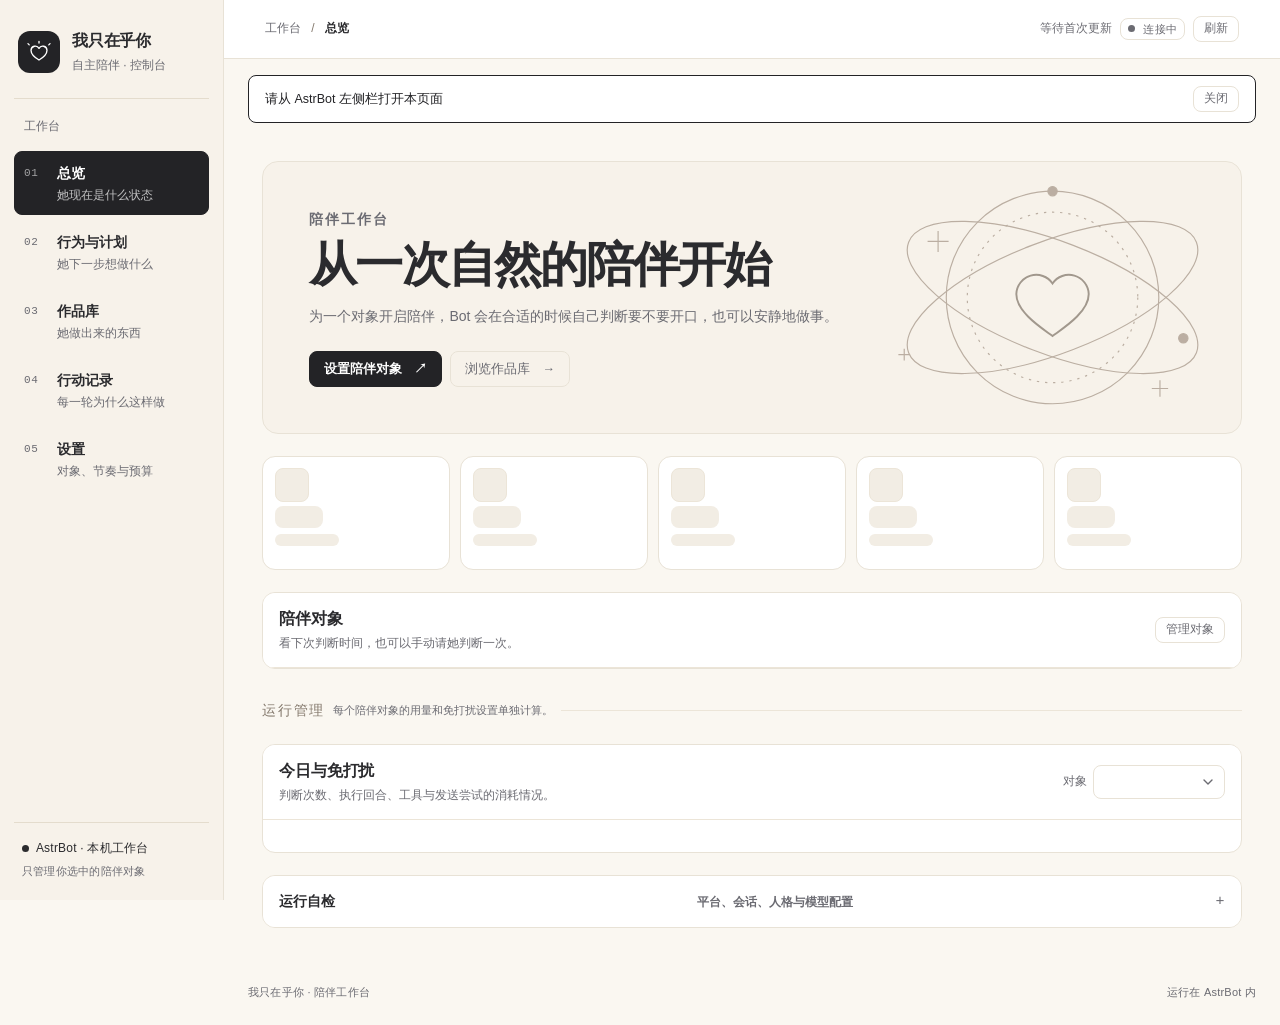
<file: pages/我只在乎你/index.html>
<!doctype html>
<html lang="zh-CN">
<head>
  <meta charset="UTF-8">
  <meta name="viewport" content="width=device-width, initial-scale=1">
  <title>我只在乎你</title>
  <link rel="stylesheet" href="./style.css">
  <link rel="stylesheet" href="./studio.css">
  <link rel="stylesheet" href="./works-ui.css">
  <link rel="stylesheet" href="./settings-ui.css">
  <script src="./common.js" defer></script>
  <script src="./dialogs.js" defer></script>
  <script src="./gallery.js" defer></script>
  <script src="./plans.js" defer></script>
  <script src="./library.js" defer></script>
  <script src="./app.js" defer></script>
</head>
<body>
  <div class="app">
    <aside class="rail">
      <div class="brand">
        <span class="brand-mark" aria-hidden="true"><svg viewBox="0 0 36 36" fill="none"><path d="M18 27s-9-5.4-9-11a4.8 4.8 0 0 1 9-2.1 4.8 4.8 0 0 1 9 2.1c0 5.6-9 11-9 11Z" stroke="currentColor" stroke-width="1.5" stroke-linejoin="round"/><path d="M18 6v2m11 2 1.4-1.4M7 10 5.6 8.6" stroke="currentColor" stroke-width="1.5" stroke-linecap="round"/></svg></span>
        <div>
          <h1>我只在乎你</h1>
          <p>自主陪伴 · 控制台</p>
        </div>
      </div>

      <p class="rail-label">工作台</p>
      <nav class="tabs" role="tablist" aria-label="工作台页面">
        <button class="tab active" id="nav-overview" data-tab="overview" role="tab" aria-controls="overview" aria-selected="true" tabindex="0" type="button">
          <span class="tab-index">01</span>
          <span class="tab-body">
            <span class="tab-label">总览</span>
            <span class="tab-hint">她现在是什么状态</span>
          </span>
        </button>
        <button class="tab" id="nav-plans" data-tab="plans" role="tab" aria-controls="plans" aria-selected="false" tabindex="-1" type="button">
          <span class="tab-index">02</span>
          <span class="tab-body">
            <span class="tab-label">行为与计划</span>
            <span class="tab-hint">她下一步想做什么</span>
          </span>
        </button>
        <button class="tab" id="nav-works" data-tab="works" role="tab" aria-controls="works" aria-selected="false" tabindex="-1" type="button">
          <span class="tab-index">03</span>
          <span class="tab-body">
            <span class="tab-label">作品库</span>
            <span class="tab-hint">她做出来的东西</span>
          </span>
        </button>
        <button class="tab" id="nav-activity" data-tab="activity" role="tab" aria-controls="activity" aria-selected="false" tabindex="-1" type="button">
          <span class="tab-index">04</span>
          <span class="tab-body">
            <span class="tab-label">行动记录</span>
            <span class="tab-hint">每一轮为什么这样做</span>
          </span>
        </button>
        <button class="tab" id="nav-settings" data-tab="settings" role="tab" aria-controls="settings" aria-selected="false" tabindex="-1" type="button">
          <span class="tab-index">05</span>
          <span class="tab-body">
            <span class="tab-label">设置</span>
            <span class="tab-hint">对象、节奏与预算</span>
          </span>
        </button>
      </nav>

      <div class="rail-foot">
        <span class="workspace-label"><i></i> AstrBot · 本机工作台</span>
        <span>只管理你选中的陪伴对象</span>
      </div>
    </aside>

    <div class="shell">
      <header class="topbar">
        <div class="topbar-meta"><span class="crumb-root">工作台</span><span class="crumb-divider" aria-hidden="true">/</span><b id="current-view">总览</b></div>
        <div class="topbar-actions">
          <span id="updated" class="update-time">等待首次更新</span>
          <span id="live" class="pill" role="status">连接中</span>
          <button id="refresh" class="btn-ghost btn-small" type="button">刷新</button>
        </div>
      </header>

      <div id="notice" class="notice" hidden>
        <span id="notice-text" role="status"></span>
        <button id="notice-close" class="btn-ghost btn-small" type="button">关闭</button>
      </div>

      <main>
        <section id="overview" class="view" role="tabpanel" aria-labelledby="nav-overview">
          <section class="welcome" aria-labelledby="overview-title">
            <div class="welcome-copy">
              <span class="eyebrow">陪伴工作台</span>
              <h2 id="overview-title">从一次自然的陪伴开始</h2>
              <p class="lead" id="welcome-description">为一个对象开启陪伴，Bot 会在合适的时候自己判断要不要开口，也可以安静地做事。</p>
              <div class="welcome-actions">
                <button id="welcome-action" type="button" class="btn-primary" data-jump="settings">设置陪伴对象 <span aria-hidden="true">↗</span></button>
                <button type="button" class="btn-ghost" data-jump="works">浏览作品库 <span aria-hidden="true">→</span></button>
              </div>
            </div>
            <svg class="welcome-art" viewBox="0 0 350 220" fill="none" aria-hidden="true" focusable="false">
              <circle cx="202" cy="110" r="91"/><circle cx="202" cy="110" r="73" stroke-dasharray="2 5"/>
              <ellipse cx="202" cy="110" rx="132" ry="48" transform="rotate(-21 202 110)"/>
              <ellipse cx="202" cy="110" rx="132" ry="48" transform="rotate(21 202 110)"/>
              <path d="M202 143c-8-6-31-20-31-36a17 17 0 0 1 31-9 17 17 0 0 1 31 9c0 16-23 30-31 36Z" class="welcome-heart"/>
              <circle cx="202" cy="19" r="4" class="welcome-point"/><circle cx="314" cy="145" r="4" class="welcome-point"/>
              <path d="M104 53v18m-9-9h18m181 119v14m-7-7h14M75 154v10m-5-5h10"/>
            </svg>
          </section>

          <ol id="first-steps" class="first-steps" aria-label="快速开始" hidden>
            <li><span>01</span><div><b>添加对象</b><p>在设置里填写要陪伴的 QQ 号。</p></div></li>
            <li><span>02</span><div><b>保存设置</b><p>平台未自动识别时，从下拉列表选一个。</p></div></li>
            <li><span>03</span><div><b>回到总览</b><p>查看下次判断；判断并不一定会发消息。</p></div></li>
          </ol>

          <div id="metrics" class="stats">
            <div class="stat"><span class="stat-icon skeleton" style="width:34px;height:34px"></span><div class="grow"><b class="skeleton" style="display:block;width:48px;height:22px"></b><span class="skeleton" style="display:block;width:64px;height:12px;margin-top:6px"></span></div></div>
            <div class="stat"><span class="stat-icon skeleton" style="width:34px;height:34px"></span><div class="grow"><b class="skeleton" style="display:block;width:48px;height:22px"></b><span class="skeleton" style="display:block;width:64px;height:12px;margin-top:6px"></span></div></div>
            <div class="stat"><span class="stat-icon skeleton" style="width:34px;height:34px"></span><div class="grow"><b class="skeleton" style="display:block;width:48px;height:22px"></b><span class="skeleton" style="display:block;width:64px;height:12px;margin-top:6px"></span></div></div>
            <div class="stat"><span class="stat-icon skeleton" style="width:34px;height:34px"></span><div class="grow"><b class="skeleton" style="display:block;width:48px;height:22px"></b><span class="skeleton" style="display:block;width:64px;height:12px;margin-top:6px"></span></div></div>
            <div class="stat"><span class="stat-icon skeleton" style="width:34px;height:34px"></span><div class="grow"><b class="skeleton" style="display:block;width:48px;height:22px"></b><span class="skeleton" style="display:block;width:64px;height:12px;margin-top:6px"></span></div></div>
          </div>

          <section id="overview-sessions" class="panel">
            <div class="panel-head">
              <div><h2>陪伴对象</h2><p class="hint">看下次判断时间，也可以手动请她判断一次。</p></div>
              <button id="open-settings" class="btn-ghost btn-small" type="button">管理对象</button>
            </div>
            <div id="sessions" class="list"></div>
          </section>

          <div class="group-head"><h3>运行管理</h3><p class="hint">每个陪伴对象的用量和免打扰设置单独计算。</p></div>
          <section class="panel">
            <div class="panel-head">
              <div><h2>今日与免打扰</h2><p class="hint">判断次数、执行回合、工具与发送尝试的消耗情况。</p></div>
              <label class="inline-field">对象<select id="overview-target"></select></label>
            </div>
            <div id="usage" class="panel-body stack"></div>
          </section>

          <details class="panel">
            <summary><span>运行自检</span><span class="hint">平台、会话、人格与模型配置</span></summary>
            <div class="panel-body stack">
              <p class="hint">只做只读检查，不发起模型请求，也不会发消息。</p>
              <div class="actions"><button id="diagnose" type="button">开始自检</button></div>
              <div id="diagnostics-result" class="stack"></div>
            </div>
          </details>
        </section>

        <section id="plans" class="view" role="tabpanel" aria-labelledby="nav-plans" hidden>
          <div class="view-head">
            <div>
              <span class="eyebrow">02 / 行为</span>
              <h2>行为与计划</h2>
              <p class="lead">查看陪伴对象的约定、持续项目和后台任务。不同类型的事项分开管理。</p>
            </div>
            <label class="inline-field">对象<select id="plans-target"></select></label>
          </div>
          <div id="plans-content" class="stack"></div>
        </section>

        <section id="works" class="view" role="tabpanel" aria-labelledby="nav-works" hidden>
          <div class="view-head">
            <div>
              <span class="eyebrow">03 / 成果</span>
              <h2>作品库</h2>
              <p class="lead">查看保存的正文、图片和音视频。想分享时，先加入成果箱，再决定是否发送。</p>
            </div>
            <label class="inline-field">对象<select id="works-target"></select></label>
          </div>
          <div id="work-filters" class="toolbar"></div>
          <div id="works-content" class="stack"></div>
        </section>

        <section id="activity" class="view" role="tabpanel" aria-labelledby="nav-activity" hidden>
          <div class="view-head">
            <div>
              <span class="eyebrow">04 / 追踪</span>
              <h2>行动记录</h2>
              <p class="lead">回看什么触发了这一轮、做了什么，以及为什么没有发消息。</p>
            </div>
            <label class="inline-field">对象<select id="activity-target"></select></label>
          </div>
          <div id="activity-content" class="stack"></div>
        </section>

        <section id="settings" class="view" role="tabpanel" aria-labelledby="nav-settings" hidden>
          <div class="view-head">
            <div>
              <span class="eyebrow">05 / 配置</span>
              <h2>设置</h2>
              <p class="lead">先添加陪伴对象。节奏、额度等设置可以之后再调。</p>
            </div>
          </div>
          <form id="config-form"><div id="config-fields"><p class="empty">正在读取设置…</p></div></form>
        </section>
      </main>

      <footer>
        <span>我只在乎你 · 陪伴工作台</span>
        <span>运行在 AstrBot 内</span>
      </footer>
    </div>
  </div>
</body>
</html>
</file>
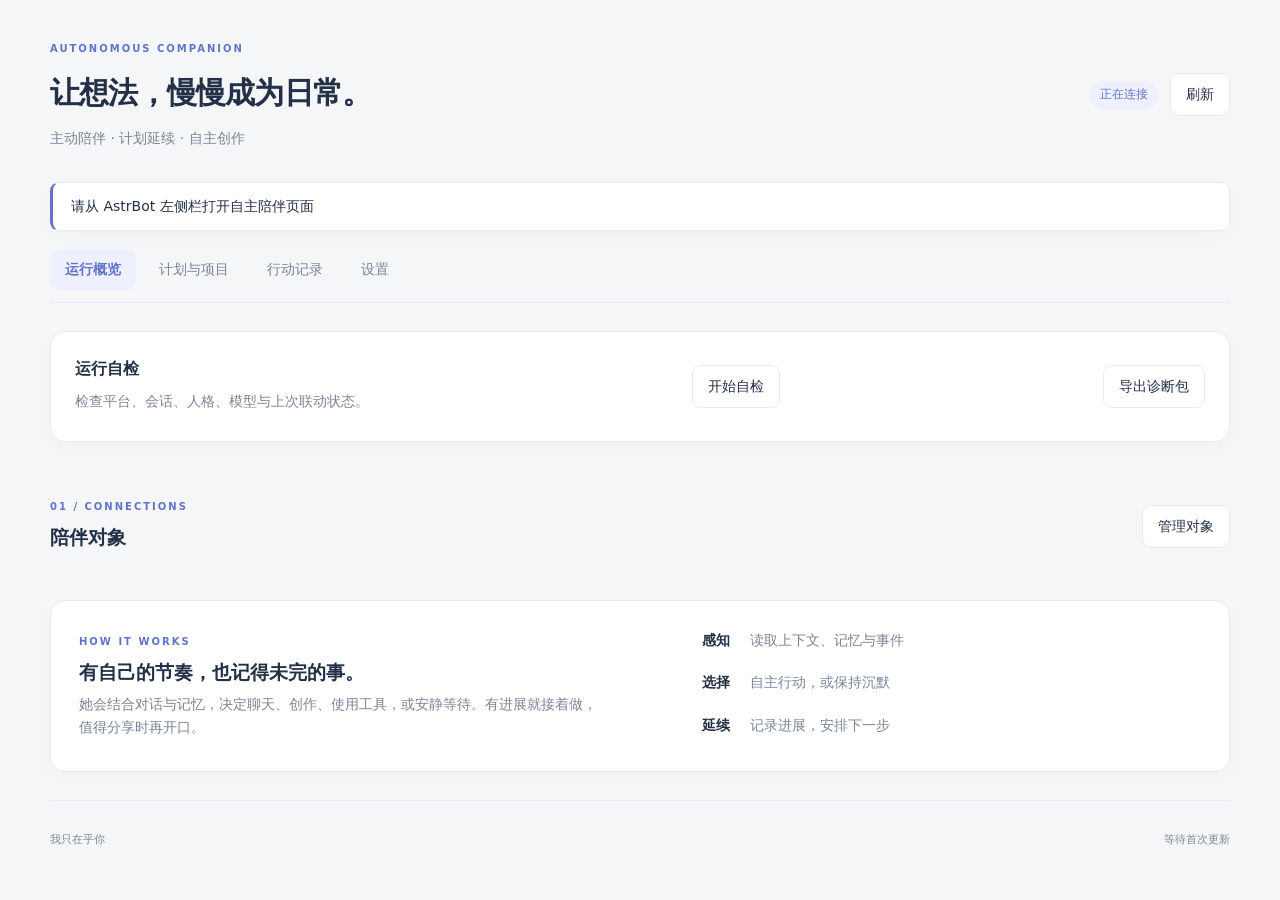
<file: pages/pages/我只在乎你/index.html>
<!doctype html>
<html lang="zh-CN">
<head>
  <meta charset="UTF-8">
  <meta name="viewport" content="width=device-width, initial-scale=1">
  <title>我只在乎你</title>
  <link rel="stylesheet" href="./style.css">
  <script src="./dialogs.js" defer></script>
  <script src="./daily-ui.js" defer></script>
  <script src="./app.js" defer></script>
</head>
<body>
  <main class="shell">
    <header class="header">
      <div><span class="eyebrow">AUTONOMOUS COMPANION</span><h1>让想法，慢慢成为日常。</h1><p>主动陪伴 · 计划延续 · 自主创作</p></div>
      <div class="header-actions"><span id="live" class="badge">正在连接</span><button id="refresh" type="button">刷新</button></div>
    </header>
    <div id="notice" role="status" aria-live="polite" hidden></div>
    <nav aria-label="页面导航"><button class="tab active" data-tab="overview">运行概览</button><button class="tab" data-tab="workspace">计划与项目</button><button class="tab" data-tab="activity">行动记录</button><button class="tab" data-tab="settings">设置</button></nav>
    <section id="overview" class="view">
      <article class="card plan"><div class="row"><div><h3>运行自检</h3><p>检查平台、会话、人格、模型与上次联动状态。</p></div><button id="diagnose">开始自检</button> <button id="export-diagnostics">导出诊断包</button></div><div id="diagnostics-result"></div></article>
      <div id="metrics" class="metrics"></div>
      <div class="section-heading"><div><span class="eyebrow">01 / CONNECTIONS</span><h2>陪伴对象</h2></div><button id="open-settings">管理对象</button></div>
      <div id="sessions" class="session-grid"></div>
      <article class="intro card"><div><span class="eyebrow">HOW IT WORKS</span><h2>有自己的节奏，也记得未完的事。</h2><p>她会结合对话与记忆，决定聊天、创作、使用工具，或安静等待。有进展就接着做，值得分享时再开口。</p></div><ol><li><b>感知</b><span>读取上下文、记忆与事件</span></li><li><b>选择</b><span>自主行动，或保持沉默</span></li><li><b>延续</b><span>记录进展，安排下一步</span></li></ol></article>
    </section>
    <section id="workspace" class="view" hidden>
      <div class="section-heading"><div><span class="eyebrow">02 / WORKSPACE</span><h2>把未完成的想法留在这里</h2></div><label>对象 <select id="workspace-target" aria-label="计划对象"></select></label></div>
      <div id="workspace-content"></div>
    </section>
    <section id="activity" class="view" hidden>
      <div class="section-heading"><div><span class="eyebrow">03 / ACTIVITY</span><h2>最近发生的事</h2></div><label>对象 <select id="activity-target" aria-label="记录对象"></select></label></div>
      <div id="activity-content"></div>
    </section>
    <section id="settings" class="view" hidden>
      <div class="section-heading"><div><span class="eyebrow">04 / SETTINGS</span><h2>按你的习惯，调整陪伴节奏</h2><p>填写对象 QQ 号并保存，即持续运行。</p></div><button id="save-settings" class="primary" form="config-form" type="submit">保存设置</button></div>
      <form id="config-form"><div id="config-fields"></div></form>
    </section>
    <footer><span>我只在乎你</span><span id="updated">等待首次更新</span></footer>
  </main>
</body>
</html>
</file>
<file: pages/我只在乎你/style.css>
/* ============================================================
   我只在乎你 · 界面样式
   主题：暖米白纸感 + 墨黑点缀
   约束：不做大面积深色底、不用渐变、不用彩色强调色、
        不用阴影（层次全靠 1px 边框）、圆角统一 8px、
        间距只用 4 / 8 / 16 / 24 / 32 五档。
   气质：留白优先、hairline 分隔、数字用等宽数字、标题收紧字距。
   ============================================================ */
:root {
  --bg: #faf7f1;
  --surface: #ffffff;
  --elevated: #f2ede4;
  --border: #e8e2d6;
  --text: #2b2b2e;
  --text-muted: #6b6b72;
  --accent: #a7988a;
  --accent-ink: #857a6e;  /* 同一强调色的加深版，只用于小字号文字，保证可读性 */
  --ink: #232326;

  --radius: 8px;
  --s1: 8px;
  --s2: 16px;
  --s3: 24px;
  --s4: 32px;

  --accent-soft: #f7f2ea;
  --ink-hover: #35353a;
  --hairline: #ece5d8;
  --placeholder: #a9a4a0;

  --fs-micro: 10.5px;
  --fs-small: 11.5px;
  --fs-body: 13px;
  --fs-title: 14.5px;
  --fs-num: 24px;
  --control-h: 32px;

  --font: -apple-system, BlinkMacSystemFont, "Segoe UI", "PingFang SC", "Hiragino Sans GB", "Microsoft YaHei", sans-serif;
  --mono: ui-monospace, SFMono-Regular, Menlo, Consolas, "Liberation Mono", monospace;
}

* { box-sizing: border-box; }

html, body { margin: 0; padding: 0; }

body {
  background: var(--bg);
  color: var(--text);
  font: var(--fs-body)/1.65 var(--font);
  font-kerning: normal;
  -webkit-font-smoothing: antialiased;
  text-rendering: optimizeLegibility;
}

h1, h2, h3 { margin: 0; font-weight: 600; letter-spacing: -0.012em; text-wrap: balance; }
h1 { font-size: 16px; }
h2 { font-size: var(--fs-title); }
h3 { font-size: var(--fs-small); }
p { margin: 0; text-wrap: pretty; }
b, strong { font-weight: 600; }
a { color: var(--text); text-decoration: underline; text-underline-offset: 3px; text-decoration-thickness: 1px; }
::selection { background: #efe6d6; color: var(--text); }

*:focus-visible {
  outline: 2px solid var(--accent);
  outline-offset: 2px;
}

::-webkit-scrollbar { width: 8px; height: 8px; }
::-webkit-scrollbar-track { background: transparent; }
::-webkit-scrollbar-thumb { background: #ddd6c8; border-radius: var(--radius); }
::-webkit-scrollbar-thumb:hover { background: #cbc3b2; }

/* ---------- 外壳：左侧导航（浅米）+ 主区（米白） ---------- */
.app {
  display: grid;
  grid-template-columns: 248px minmax(0, 1fr);
  min-height: 100vh;
}

.rail {
  position: sticky;
  top: 0;
  align-self: start;
  height: 100vh;
  display: flex;
  flex-direction: column;
  gap: var(--s3);
  padding: var(--s3) var(--s2) var(--s2);
  background: var(--elevated);
  border-right: 1px solid var(--border);
}

.brand {
  display: flex;
  align-items: center;
  gap: 10px;
  padding: 0 var(--s1) var(--s2);
  border-bottom: 1px solid #e4dccd;
}

.brand-mark {
  width: 30px; height: 30px;
  display: grid; place-items: center;
  border-radius: var(--radius);
  background: var(--ink);
  color: #ffffff;
  font-size: 13px; font-weight: 600;
  letter-spacing: 0;
}

.brand h1 { font-size: 14.5px; color: var(--text); }
.brand p { margin-top: 2px; color: var(--text-muted); font-size: var(--fs-small); }

/* 导航：每项自带一句说明；选中项＝实心墨黑 */
.tabs { display: flex; flex-direction: column; gap: 2px; }

.tab {
  display: grid;
  grid-template-columns: 20px minmax(0, 1fr);
  align-items: start;
  gap: 10px;
  width: 100%;
  /* 导航是两行文字，高度必须自己撑开，不能套用按钮的统一高度 */
  height: auto;
  padding: var(--s1) 10px;
  white-space: normal;
  border: 1px solid transparent;
  border-radius: var(--radius);
  background: transparent;
  color: var(--text);
  font: inherit;
  text-align: left;
  cursor: pointer;
  transition: background 0.12s ease, border-color 0.12s ease, color 0.12s ease;
}

.tab-index {
  font: 500 var(--fs-micro)/2 var(--mono);
  color: var(--text-muted);
  letter-spacing: 0.06em;
  font-variant-numeric: tabular-nums;
}

.tab-body { display: block; min-width: 0; }
.tab-label { display: block; font-size: var(--fs-body); font-weight: 600; color: var(--text); }
.tab-hint { display: block; margin-top: 1px; color: var(--text-muted); font-size: var(--fs-small); line-height: 1.5; }

.tab:hover { background: var(--surface); border-color: var(--border); }

.tab.active { background: var(--ink); border-color: var(--ink); }
.tab.active .tab-index { color: rgba(255, 255, 255, 0.58); }
.tab.active .tab-label { color: #ffffff; }
.tab.active .tab-hint { color: rgba(255, 255, 255, 0.72); }

.rail-foot {
  margin-top: auto;
  padding-top: var(--s2);
  border-top: 1px solid #e4dccd;
  display: flex;
  flex-direction: column;
  gap: 3px;
  color: var(--text-muted);
  font-size: var(--fs-micro);
  letter-spacing: 0.02em;
}

.shell { display: flex; flex-direction: column; min-height: 100vh; min-width: 0; }

.topbar {
  position: sticky;
  top: 0;
  z-index: 20;
  display: flex;
  align-items: center;
  justify-content: space-between;
  gap: var(--s2);
  height: 54px;
  padding: 0 var(--s3);
  background: var(--bg);
  border-bottom: 1px solid var(--border);
}

.topbar-meta {
  color: var(--text-muted);
  font-size: var(--fs-small);
  font-variant-numeric: tabular-nums;
  letter-spacing: 0.01em;
}
.topbar-actions { display: flex; align-items: center; gap: var(--s1); }

main { flex: 1; width: 100%; max-width: 1120px; margin-inline: auto; padding: var(--s4) var(--s3); }

footer {
  display: flex;
  align-items: center;
  justify-content: space-between;
  gap: var(--s1);
  padding: var(--s2) var(--s3) var(--s3);
  color: var(--text-muted);
  font-size: var(--fs-micro);
  letter-spacing: 0.02em;
}

/* ---------- 视图与分节 ----------
   节奏：节与节之间 24，标题到内容 16，宁可留白也不要挤。 */
.view { display: flex; flex-direction: column; gap: var(--s2); }
.view[hidden] { display: none; }

.view-head {
  display: flex;
  align-items: center;
  justify-content: space-between;
  gap: var(--s2);
  flex-wrap: wrap;
  padding-bottom: var(--s1);
  margin-bottom: var(--s1);
}

.view-head .eyebrow {
  display: block;
  margin-bottom: var(--s1);
  color: var(--accent-ink);
  font: 500 var(--fs-micro)/1 var(--mono);
  letter-spacing: 0.2em;
  text-transform: uppercase;
}

.view-head h2 { font-size: 24px; line-height: 1.25; letter-spacing: -0.022em; }
.view-head .lead { margin-top: var(--s1); max-width: 62ch; color: var(--text-muted); font-size: 12.5px; line-height: 1.7; }

.group-head {
  display: flex;
  align-items: center;
  flex-wrap: wrap;
  gap: var(--s1);
  margin-top: var(--s1);
}

.group-head::after {
  content: "";
  flex: 1 1 24px;
  min-width: 24px;
  height: 1px;
  background: var(--hairline);
}

.group-head:first-child { margin-top: 0; }
.group-head h3 {
  flex: none;
  color: var(--accent-ink);
  font: 500 var(--fs-micro)/1.6 var(--font);
  letter-spacing: 0.12em;
}
.group-head .hint { flex: none; font-size: var(--fs-micro); }

/* ---------- 面板：白卡 + hairline 分隔 ---------- */
.panel {
  background: var(--surface);
  border: 1px solid var(--border);
  border-radius: var(--radius);
  overflow: hidden;
}

.panel-head {
  display: flex;
  align-items: center;
  justify-content: space-between;
  gap: var(--s2);
  flex-wrap: wrap;
  padding: 14px var(--s2);
  border-bottom: 1px solid var(--hairline);
  background: var(--surface);
}

.panel-head h2 { font-size: var(--fs-title); }
.panel-head .hint { margin-top: 3px; max-width: 68ch; }
.panel-head > div { min-width: 0; }

.panel-body { padding: var(--s2); }

details.panel > summary {
  display: flex;
  align-items: center;
  justify-content: space-between;
  gap: var(--s2);
  padding: 14px var(--s2);
  cursor: pointer;
  font-weight: 600;
  font-size: var(--fs-body);
  color: var(--text);
  list-style: none;
  background: var(--surface);
}
details.panel > summary:hover { background: var(--accent-soft); }
details.panel > summary::-webkit-details-marker { display: none; }
details.panel > summary::after {
  content: "+";
  color: var(--text-muted);
  font: 500 15px/1 var(--mono);
}
details.panel[open] > summary::after { content: "–"; }
details.panel[open] > summary { border-bottom: 1px solid var(--hairline); }
/* 关着的时候内容不占位，也不许溢出来盖住下一块 */
details.panel:not([open]) > *:not(summary),
details.work:not([open]) > *:not(summary) { display: none; }

/* ---------- 布局工具 ---------- */
.stack { display: flex; flex-direction: column; gap: var(--s2); }
.stack.tight { gap: var(--s1); }
.row { display: flex; align-items: center; gap: var(--s1); flex-wrap: wrap; }
.grow { flex: 1; min-width: 0; }
.wrap { display: flex; flex-wrap: wrap; gap: var(--s1); }
.toolbar { display: flex; flex-wrap: wrap; gap: var(--s1); align-items: center; }

/* ---------- 指标卡 ---------- */
.stats {
  display: grid;
  grid-template-columns: repeat(auto-fit, minmax(176px, 1fr));
  gap: 12px;
}

.stat {
  display: flex;
  align-items: flex-start;
  gap: 12px;
  padding: 14px var(--s2);
  background: var(--surface);
  border: 1px solid var(--border);
  border-radius: var(--radius);
}

.stat-icon {
  flex: none;
  width: 30px; height: 30px;
  margin-top: -1px;
  display: grid; place-items: center;
  border-radius: var(--radius);
  background: var(--accent-soft);
  color: var(--accent-ink);
  border: 1px solid var(--hairline);
}

.icon {
  width: 18px; height: 18px;
  display: block;
  fill: none;
  stroke: currentColor;
  stroke-width: 1.5;
  stroke-linecap: round;
  stroke-linejoin: round;
}

.stat b {
  display: block;
  font-size: var(--fs-num);
  font-weight: 600;
  line-height: 1.15;
  letter-spacing: -0.03em;
  font-variant-numeric: tabular-nums;
  color: var(--text);
}

.stat span:not(.stat-icon) {
  display: block;
  margin-top: 2px;
  color: var(--text-muted);
  font-size: var(--fs-small);
  letter-spacing: 0.01em;
}

.stat[data-tone="accent"] .stat-icon { color: var(--accent-ink); }
.stat[data-tone="accent"] b { color: var(--accent-ink); }
.stat[data-tone="warn"] .stat-icon { color: var(--accent-ink); border-color: #ded3c4; }

/* ---------- 列表条目 ---------- */
.list { display: flex; flex-direction: column; }
.list > .item + .item { border-top: 1px solid var(--hairline); }

.item {
  display: flex;
  align-items: flex-start;
  justify-content: space-between;
  gap: var(--s2);
  padding: 14px var(--s2);
  transition: background 0.12s ease;
}
.item:hover { background: var(--accent-soft); }

.item-title {
  display: flex;
  align-items: center;
  flex-wrap: wrap;
  gap: 6px;
  font-size: var(--fs-body);
  font-weight: 600;
  color: var(--text);
}

.item-sub { margin-top: 4px; color: var(--text-muted); font-size: 12px; line-height: 1.65; }
.item-sub.error-text { color: var(--ink); font-weight: 600; }
.item-sub.mono, .mono { font-family: var(--mono); font-size: var(--fs-small); }
.item-sub.mono { color: var(--text-muted); }

/* 需要她留意的提示块：暖米底 + 强调色细边 */
.callout {
  margin-top: 0;
  padding: 14px var(--s2);
  border: 1px solid #ded3c4;
  border-radius: var(--radius);
  background: var(--accent-soft);
}

/* 键值行：标签一列、值一列，像表格但不是表格 */
.kv { display: grid; gap: var(--s1) var(--s2); }
.kv-item {
  display: grid;
  grid-template-columns: 92px minmax(0, 1fr);
  align-items: baseline;
  gap: var(--s1);
  min-width: 0;
  font-size: 12.5px;
}
.kv-item.wide { grid-template-columns: 92px minmax(0, 1fr); }
.kv-item > span { flex: none; }
.kv-item > b { color: var(--text); font-weight: 500; word-break: break-word; }

/* ---------- 标签 ---------- */
.pill {
  display: inline-flex;
  align-items: center;
  gap: 4px;
  padding: 1px 7px;
  border-radius: var(--radius);
  border: 1px solid var(--border);
  background: var(--surface);
  color: var(--text-muted);
  font-size: var(--fs-micro);
  font-weight: 500;
  line-height: 1.65;
  letter-spacing: 0.02em;
  white-space: nowrap;
  font-variant-numeric: tabular-nums;
}

.pill.accent { border-color: #ded3c4; background: var(--accent-soft); color: var(--accent-ink); }
.pill.ok { color: var(--text-muted); }
.pill.warn { border-color: #ded3c4; color: var(--accent-ink); }
.pill.bad { border-color: var(--ink); color: var(--ink); }

/* ---------- 按钮 ---------- */
button {
  font: inherit;
  font-size: 12.5px;
  font-weight: 500;
  font-weight: 500;
  display: inline-flex;
  align-items: center;
  justify-content: center;
  gap: 6px;
  height: var(--control-h);
  padding: 0 13px;
  border-radius: var(--radius);
  border: 1px solid var(--border);
  background: var(--surface);
  color: var(--text);
  cursor: pointer;
  white-space: nowrap;
  transition: background 0.12s ease, border-color 0.12s ease, color 0.12s ease, opacity 0.12s ease;
}

button:hover { border-color: #cfc6b6; background: var(--elevated); }
button:active { transform: translateY(1px); }
button:disabled { opacity: 0.42; cursor: not-allowed; }
button:disabled:hover { background: var(--surface); border-color: var(--border); }

.btn-primary { background: var(--ink); border-color: var(--ink); color: #ffffff; font-weight: 600; }
.btn-primary:hover { background: var(--ink-hover); border-color: var(--ink-hover); }

.btn-ghost { background: transparent; border-color: var(--border); color: var(--text-muted); }
.btn-ghost:hover { background: var(--surface); border-color: #cfc6b6; color: var(--text); }

.btn-small { height: 26px; padding: 0 10px; font-size: var(--fs-small); }

.btn-danger { background: var(--surface); border-color: var(--border); color: var(--text-muted); }
.btn-danger:hover { border-color: var(--accent); color: var(--accent-ink); background: var(--accent-soft); }

.actions { display: flex; align-items: center; flex-wrap: wrap; gap: var(--s1); }

/* ---------- 提示与空态 ---------- */
.hint { color: var(--text-muted); font-size: var(--fs-small); line-height: 1.7; }
.hint[data-tone="bad"] { color: var(--ink); }

.empty {
  padding: var(--s3);
  color: var(--text-muted);
  font-size: 12.5px;
  line-height: 1.7;
  text-align: center;
  border: 1px dashed var(--border);
  border-radius: var(--radius);
  background: var(--elevated);
}

/* ---------- 表单 ---------- */
.field-grid {
  display: grid;
  grid-template-columns: repeat(auto-fit, minmax(248px, 1fr));
  gap: 14px var(--s2);
  padding: var(--s2);
}

.field { display: flex; flex-direction: column; gap: 6px; }
.field > span, .field > label { color: var(--text-muted); font-size: 12px; letter-spacing: 0.01em; }
.field.wide { grid-column: 1 / -1; }
.field code { color: var(--accent-ink); font: 11px var(--mono); }

input, select, textarea {
  width: 100%;
  padding: 7px 11px;
  border-radius: var(--radius);
  border: 1px solid var(--border);
  background: var(--surface);
  color: var(--text);
  font: inherit;
  font-size: 12.5px;
  transition: border-color 0.12s ease, background 0.12s ease;
}
input, select { height: 34px; }
select { padding-right: 28px; }
input:hover, select:hover, textarea:hover { border-color: #cfc6b6; }
input::placeholder, textarea::placeholder { color: var(--placeholder); }
input:focus, select:focus, textarea:focus { border-color: var(--accent); outline: none; }
textarea { min-height: 96px; resize: vertical; line-height: 1.65; padding: 9px 11px; }
select {
  appearance: none;
  background-image: url("data:image/svg+xml;charset=utf-8,%3Csvg xmlns='http://www.w3.org/2000/svg' viewBox='0 0 10 6'%3E%3Cpath d='M1 1l4 4 4-4' fill='none' stroke='%236b6b72' stroke-width='1.4' stroke-linecap='round' stroke-linejoin='round'/%3E%3C/svg%3E");
  background-repeat: no-repeat;
  background-position: right 11px center;
  background-size: 10px 6px;
}

.check {
  display: grid;
  grid-template-columns: 15px minmax(0, 1fr);
  align-items: start;
  gap: 2px var(--s1);
}
.check > span { display: block; min-width: 0; }
.check > span:first-of-type { font-size: 12.5px; color: var(--text); }
.check .hint { grid-column: 2; }
.check input[type="checkbox"] {
  width: 15px; height: 15px; flex: none;
  margin-top: 3px;
  accent-color: var(--ink);
  padding: 0;
}

.inline-field { display: inline-flex; align-items: center; gap: 6px; color: var(--text-muted); font-size: var(--fs-small); white-space: nowrap; }
.inline-field select { width: auto; min-width: 132px; }

/* ---------- 文本预览（次级区块） ---------- */
.text-preview {
  margin: 0;
  padding: 12px var(--s2);
  max-height: 320px;
  overflow: auto;
  border-radius: var(--radius);
  border: 1px solid var(--hairline);
  background: var(--accent-soft);
  color: #55555c;
  font: var(--fs-small)/1.75 var(--mono);
  white-space: pre-wrap;
  word-break: break-word;
}

/* ---------- 折叠块（作品 / 任务 / 工具） ---------- */
details.work {
  border: 1px solid var(--border);
  border-radius: var(--radius);
  background: var(--surface);
  overflow: hidden;
}
details.work + details.work { margin-top: var(--s1); }
details.work > summary {
  display: flex;
  align-items: center;
  gap: var(--s1);
  padding: 10px 14px;
  cursor: pointer;
  list-style: none;
  font-size: 12.5px;
}
details.work > summary::-webkit-details-marker { display: none; }
details.work > summary:hover { background: var(--accent-soft); }
.work-title { flex: 1; min-width: 0; font-weight: 600; color: var(--text); overflow: hidden; text-overflow: ellipsis; white-space: nowrap; }
.work-detail { padding: var(--s2); border-top: 1px solid var(--hairline); }
.work-kind {
  padding: 1px 7px;
  border-radius: var(--radius);
  border: 1px solid #ded3c4;
  background: var(--accent-soft);
  color: var(--accent-ink);
  font-size: var(--fs-micro);
  white-space: nowrap;
  letter-spacing: 0.02em;
}
.work-meta { color: var(--text-muted); font-size: var(--fs-micro); font-family: var(--mono); font-variant-numeric: tabular-nums; }

/* ---------- 筛选 chip ---------- */
.chip {
  display: inline-flex;
  align-items: center;
  height: 28px;
  padding: 0 11px;
  border-radius: var(--radius);
  border: 1px solid var(--border);
  background: var(--surface);
  color: var(--text-muted);
  font: inherit;
  font-size: var(--fs-small);
  cursor: pointer;
  white-space: nowrap;
  transition: background 0.12s ease, border-color 0.12s ease, color 0.12s ease;
}
.chip:hover { background: var(--elevated); border-color: #cfc6b6; color: var(--text); }
.chip.active { background: var(--ink); border-color: var(--ink); color: #ffffff; font-weight: 600; }

/* ---------- 通知 ---------- */
.notice {
  display: flex;
  align-items: center;
  justify-content: space-between;
  gap: var(--s2);
  margin: var(--s2) var(--s3) 0;
  padding: 10px var(--s2);
  border-radius: var(--radius);
  border: 1px solid #ded3c4;
  background: var(--accent-soft);
  color: var(--text);
  font-size: 12.5px;
}
.notice[hidden] { display: none; }
.notice[data-tone="bad"] { border-color: var(--ink); background: var(--surface); color: var(--ink); }
.notice[data-tone="ok"] { border-color: var(--border); background: var(--elevated); }

/* ---------- 骨架屏（无渐变，用明暗呼吸） ---------- */
.skeleton {
  display: inline-block;
  border-radius: var(--radius);
  background: var(--elevated);
  animation: pulse 1.6s ease-in-out infinite;
}
@keyframes pulse {
  0%, 100% { opacity: 1; }
  50% { opacity: 0.55; }
}

/* ---------- 对话框 ---------- */
.dialog-overlay {
  position: fixed;
  inset: 0;
  z-index: 60;
  display: grid;
  place-items: center;
  padding: var(--s3);
  background: rgba(43, 43, 46, 0.24);
}

.dialog-box {
  width: min(480px, 100%);
  padding: var(--s3);
  border: 1px solid var(--border);
  background: var(--surface);
  border-radius: var(--radius);
}
.dialog-box h2 { font-size: var(--fs-title); margin-bottom: var(--s1); }
.dialog-box p { margin-bottom: 4px; font-size: var(--fs-body); color: var(--text); }
.dialog-box input { margin: var(--s2) 0; }
.dialog-box .field { margin: var(--s1) 0; }
.dialog-box .field input { margin: 0; }
.dialog-box .actions { margin-top: var(--s2); justify-content: flex-end; }

/* ---------- 作品预览图 ---------- */
.preview {
  display: block;
  max-width: 100%;
  height: auto;
  margin-top: var(--s1);
  border-radius: var(--radius);
  border: 1px solid var(--border);
  background: var(--elevated);
}

/* ---------- 活跃时段柱状条 ---------- */
.hours {
  display: flex;
  align-items: flex-end;
  gap: 3px;
  height: 56px;
  padding: 0 1px;
  border-bottom: 1px solid var(--border);
}
.hour {
  flex: 1 1 0;
  min-width: 0;
  display: block;
  background: var(--accent);
}
.hour-off { background: var(--elevated); }
.hours-axis {
  position: relative;
  height: 12px;
  margin-top: 6px;
  color: var(--accent-ink);
  font: 500 var(--fs-micro)/1 var(--mono);
  letter-spacing: 0.04em;
  font-variant-numeric: tabular-nums;
}
/* 每个刻度对准它那根柱子的中心，不是把 00 与 24 顶到两头 */
.hours-axis span {
  position: absolute;
  top: 0;
  transform: translateX(-50%);
  white-space: nowrap;
}

/* ---------- 响应式 ---------- */
@media (max-width: 1000px) {
  .app { grid-template-columns: minmax(0, 1fr); }
  .rail, .shell, .tabs, .view, main { min-width: 0; }
  .rail {
    position: static;
    height: auto;
    flex-direction: column;
    gap: var(--s2);
    padding: var(--s2);
    border-right: 0;
    border-bottom: 1px solid var(--border);
  }
  .brand { padding-bottom: var(--s1); border-bottom: 0; }
  .tabs {
    flex-direction: row;
    overflow-x: auto;
    gap: var(--s1);
    padding-bottom: 2px;
    max-width: 100%;
    scrollbar-width: thin;
  }
  .tab {
    grid-template-columns: minmax(0, 1fr);
    min-width: 112px;
    padding: 7px 10px;
  }
  .tab-index { display: none; }
  .tab-hint { display: none; }
  .rail-foot { display: none; }
  main { padding: var(--s2); }
  .topbar { padding: 0 var(--s2); }
  .notice { margin: var(--s1) var(--s2) 0; }
  footer { padding: var(--s1) var(--s2) var(--s2); }
}

@media (max-width: 620px) {
  .view-head { flex-direction: column; align-items: flex-start; }
  .view-head h2 { font-size: 20px; }
  .item { flex-direction: column; }
  .item .actions { width: 100%; }
  .stats { grid-template-columns: repeat(auto-fit, minmax(148px, 1fr)); }
  .kv-item { grid-template-columns: 84px minmax(0, 1fr); }
}

@media (prefers-reduced-motion: reduce) {
  *, *::before, *::after { animation: none !important; transition: none !important; }
}
</file>
<file: pages/我只在乎你/studio.css>
/* Shared presentation for the embedded workspace. */
:root {
  --fs-micro: 11px;
  --fs-small: 12px;
  --fs-body: 14px;
  --fs-title: 16px;
  --control-h: 36px;
  --studio-serif: "Songti SC", "Noto Serif CJK SC", "SimSun", Georgia, serif;
}

[hidden] { display: none !important; }
.app { grid-template-columns: 224px minmax(0, 1fr); }
.rail { gap: 14px; padding: 28px 14px 20px; background: var(--accent-soft); overflow-y: auto; }
.brand { gap: 12px; padding: 0 4px 22px; }
.brand-mark { width: 42px; height: 42px; flex: 0 0 42px; border-radius: 12px; }
.brand-mark svg { width: 32px; height: 32px; }
.brand h1 { font-size: 16px; }
.brand p { color: var(--text-muted); }
.rail-label { padding: 4px 10px 0; color: var(--text-muted); font-size: var(--fs-small); }
.tabs { gap: 5px; }
.rail .tab { grid-template-columns: 23px minmax(0, 1fr); padding: 10px 9px; min-height: 52px; }
.tab-label { white-space: nowrap; }
.rail-foot { padding-inline: 8px; }
.workspace-label { color: var(--text); font-size: var(--fs-small); }
.workspace-label i, #live::before { display: inline-block; width: 7px; height: 7px; margin-right: 4px; border-radius: 50%; background: currentColor; content: ""; }

.topbar { height: 59px; background: var(--surface); padding-inline: clamp(16px, 3.2vw, 42px); }
.topbar-meta { display: flex; align-items: center; gap: 10px; white-space: nowrap; }
.topbar-meta b { color: var(--text); }
.crumb-divider { color: var(--accent-ink); }
.update-time { color: var(--text-muted); font-size: var(--fs-small); }
#live { white-space: nowrap; }
main { max-width: 1260px; padding: clamp(18px, 3vw, 40px); }
.view { gap: 22px; }
.view-head { align-items: end; gap: 16px; padding-bottom: 19px; border-bottom: 1px solid var(--border); }
.view-head h2 { margin-top: 4px; font-size: clamp(25px, 3vw, 35px); line-height: 1.28; letter-spacing: -.03em; }
.eyebrow { color: var(--text-muted); font-weight: 600; letter-spacing: .13em; }
.lead { color: var(--text-muted); font-size: 14px; line-height: 1.7; }
.panel { border-radius: 13px; min-width: 0; }
.panel-head { gap: 12px; }
.panel-head h2 { line-height: 1.45; }
.group-head h3 { font-size: 14px; }

.welcome { position: relative; isolation: isolate; min-height: 234px; overflow: hidden; display: grid; align-items: center; border: 1px solid var(--border); border-radius: 16px; background: var(--accent-soft); }
.welcome-copy { z-index: 1; max-width: 72%; padding: clamp(23px, 4vw, 46px); }
.welcome h2 { margin: 5px 0 10px; font: 600 clamp(29px, 4vw, 48px)/1.22 var(--studio-serif); letter-spacing: -.04em; }
.welcome .lead { max-width: 39em; }
.welcome-actions { display: flex; align-items: center; gap: 8px; flex-wrap: wrap; margin-top: 22px; }
.welcome-actions button { padding-inline: 14px; }
.welcome-actions button span { margin-left: 6px; }
.welcome-art { position: absolute; width: min(46%, 420px); height: 95%; right: 1%; stroke: var(--accent); stroke-width: 1; opacity: .75; }
.welcome-heart { stroke: var(--accent-ink); stroke-width: 1.65; fill: var(--accent-soft); }
.welcome-point { fill: var(--accent); }
.first-steps { display: grid; grid-template-columns: repeat(3, minmax(0, 1fr)); margin: 0; padding: 0; list-style: none; border: 1px solid var(--border); border-radius: 13px; background: var(--surface); }
.first-steps li { display: flex; align-items: start; gap: 12px; padding: 16px; min-width: 0; }
.first-steps li + li { border-left: 1px solid var(--border); }
.first-steps li > span { color: var(--text-muted); font: 600 11px/1 var(--mono); border: 1px solid var(--border); border-radius: 7px; padding: 7px; }
.first-steps p { color: var(--text-muted); margin-top: 3px; font-size: var(--fs-small); }

#metrics { grid-template-columns: repeat(5, minmax(0, 1fr)); gap: 10px; }
#metrics .stat { min-width: 0; min-height: 114px; height: auto; text-align: left; border-radius: 13px; padding: 12px; display: flex; flex-direction: column; align-items: stretch; gap: 4px; white-space: normal; }
#metrics button.stat:hover { border-color: var(--accent); background: var(--accent-soft); }
#metrics .stat b { font-size: 26px; line-height: 1.05; }
#metrics .stat-label { color: var(--text); font-size: var(--fs-small); }
#metrics .stat-top { display: flex; justify-content: space-between; align-items: center; }
#metrics .stat-arrow { color: var(--text-muted); font-size: 14px; }
#metrics small { color: var(--text-muted); }
#overview-sessions .item-title { font-size: 15px; }
#overview-sessions .item-sub { overflow-wrap: anywhere; }
#overview-sessions .item { gap: 14px; }
.section-guide { display: grid; grid-template-columns: repeat(3, minmax(0, 1fr)); gap: 8px; }
.section-guide a { display: flex; flex-direction: column; gap: 2px; padding: 12px; border: 1px solid var(--border); border-radius: 9px; background: var(--surface); text-decoration: none; }
.section-guide a:hover { border-color: var(--accent); background: var(--accent-soft); }
.section-guide span { color: var(--text-muted); font-size: var(--fs-small); }
#plans-content .panel[id] { scroll-margin-top: 72px; }

@media (max-width: 900px) {
  .app { grid-template-columns: minmax(0, 1fr); }
  .rail { padding: 14px 16px 11px; gap: 7px; }
  .rail-label { display: none; }
  .brand { padding: 0 0 5px; }
  .brand-mark { width: 34px; height: 34px; flex-basis: 34px; }
  .brand-mark svg { width: 27px; height: 27px; }
  .tabs { display: grid; grid-template-columns: repeat(5, minmax(0, 1fr)); }
  .rail .tab { display: block; min-width: 0; padding: 6px 2px; min-height: 38px; text-align: center; }
  .tab-index, .tab-hint { display: none; }
  .topbar { height: 49px; }
}
@media (min-width: 901px) and (max-width: 1000px) {
  .rail { position: sticky; height: 100vh; flex-direction: column; border-right: 1px solid var(--border); }
  .tabs { flex-direction: column; }
  .tab-index, .tab-hint, .rail-foot { display: block; }
}
@media (max-width: 620px) {
  main { padding: 14px; }
  .tab-label { font-size: 12px; }
  .topbar { padding-inline: 14px; }
  .topbar-meta { gap: 5px; }
  .update-time, .crumb-root, .crumb-divider { display: none; }
  .view { gap: 16px; }
  .view-head { align-items: start; }
  .welcome-copy { max-width: none; padding: 22px; }
  .welcome h2 { max-width: 11em; }
  .welcome-art { width: 170px; right: -43px; bottom: -52px; opacity: .25; }
  .first-steps { grid-template-columns: minmax(0, 1fr); }
  .first-steps li { padding: 12px 15px; }
  .first-steps li + li { border-left: 0; border-top: 1px solid var(--border); }
  #metrics { grid-template-columns: repeat(2, minmax(0, 1fr)); }
  #metrics .stat { min-height: 90px; }
}
</file>
<file: pages/我只在乎你/works-ui.css>
/* Works: a paper index, with a separate tray for outgoing snapshots. */
#works #work-filters,
#works #works-content {
  display: grid;
  min-width: 0;
  gap: var(--s2);
}

#works #work-filters:empty { display: none; }
#works #works-content { gap: var(--s4); }

#works .works-start,
#works .works-filter-box,
#works .works-outbox,
#works .works-empty {
  min-width: 0;
  padding: var(--s2);
  border: 1px solid var(--border);
  border-radius: var(--radius);
  background: var(--surface);
}

#works .works-start {
  display: flex;
  align-items: center;
  justify-content: space-between;
  flex-wrap: wrap;
  gap: var(--s2) var(--s3);
  padding: var(--s2) var(--s3);
  background: var(--accent-soft);
}

#works .works-start > div:first-child { flex: 1 1 260px; min-width: 0; }
#works .works-kicker {
  display: block;
  color: var(--text-muted);
  font-size: var(--fs-small);
  letter-spacing: 0.12em;
  font-variant-numeric: tabular-nums;
}

#works .works-start h3,
#works .works-section-head h3,
#works .works-empty h3 {
  font-size: clamp(18px, 2.4vw, 22px);
  line-height: 1.3;
}

#works .works-start h3,
#works .works-empty h3,
#works .works-section-head h3 { margin-top: 4px; }
#works .works-start .hint,
#works .works-empty .hint { margin-top: 4px; }

#works .works-tools {
  display: grid;
  grid-template-columns: minmax(0, 2fr) minmax(0, 1fr);
  align-items: start;
  gap: var(--s1);
}

#works .works-filter-box h3 { margin-bottom: var(--s1); font-size: var(--fs-body); }
#works .works-search { display: grid; gap: 4px; margin-bottom: var(--s1); }
#works #work-search { width: 100%; min-width: 0; }
#works .works-pagination { justify-content: center; margin-top: var(--s2); }
#works #works-catalogue-title { scroll-margin-top: 72px; }
#works .works-series-items { gap: var(--s1); }
#works .works-series-items > .works-entry { margin: 0; }
#works .works-series-items > .works-entry > summary { padding: var(--s1); }
#works .works-series-items .works-mark { width: 32px; }
#works .works-history { margin-top: var(--s2); }
#works .works-history[open] > .works-history-body { display: grid; gap: var(--s1); padding: var(--s1); }
#works .works-filter-row {
  display: grid;
  grid-template-columns: 2em minmax(0, 1fr);
  align-items: start;
  gap: var(--s1);
}
#works .works-filter-row + .works-filter-row { margin-top: var(--s1); }
#works .works-filter-row > .hint { padding-top: 4px; }
#works .works-management .panel-body { gap: var(--s1); }
#works .works-sync {
  display: flex;
  flex-wrap: wrap;
  gap: 4px var(--s2);
  padding-inline: var(--s1);
}

#works .works-section-head {
  display: flex;
  align-items: end;
  justify-content: space-between;
  flex-wrap: wrap;
  gap: var(--s1) var(--s2);
  padding-bottom: var(--s1);
  border-bottom: 1px solid var(--border);
  margin-bottom: var(--s1);
}
#works .works-count {
  color: var(--text-muted);
  font-size: var(--fs-small);
  font-variant-numeric: tabular-nums;
}

#works .works-empty { background: var(--accent-soft); }
#works .works-empty strong { display: block; font-size: var(--fs-title); }

#works details.works-entry > summary {
  display: grid;
  grid-template-columns: auto minmax(0, 1fr) auto;
  align-items: center;
  gap: var(--s2);
  padding: var(--s2);
}

#works .works-mark {
  display: grid;
  place-items: center;
  width: 48px;
  aspect-ratio: 1;
  align-self: start;
  background: var(--accent-soft);
  color: var(--text);
  border: 1px solid var(--hairline);
  border-radius: var(--radius);
}

#works .works-entry-copy {
  display: grid;
  gap: 4px;
  min-width: 0;
}

#works .works-entry-index,
#works .works-entry-info {
  display: flex;
  flex-wrap: wrap;
  align-items: baseline;
  gap: 4px var(--s1);
}

#works .works-entry .work-title {
  font-size: var(--fs-title);
  line-height: 1.4;
  white-space: normal;
  overflow-wrap: anywhere;
}

#works .works-source { font-size: var(--fs-small); color: var(--text-muted); }
#works .works-chevron {
  width: 8px;
  height: 8px;
  margin-inline: 4px;
  border-inline-end: 1px solid currentColor;
  border-block-end: 1px solid currentColor;
  color: var(--text-muted);
  transform: rotate(-45deg);
}
#works details[open] > summary .works-chevron { transform: rotate(45deg); }

#works .works-entry-body {
  display: grid;
  gap: var(--s2);
  padding: var(--s2);
  min-width: 0;
  border-top: 1px solid var(--hairline);
}
#works .works-entry .work-detail { min-width: 0; padding: 0; border: 0; }
#works .works-entry .work-detail:empty,
#works .works-entry .work-detail > .hint:empty,
#works .works-entry .work-detail > button[hidden] { display: none; }
#works .works-entry .work-detail > audio { width: 100%; height: 54px; }
#works .works-entry .work-detail > video { max-height: 65vh; }
#works .works-entry .work-detail > .preview { margin-top: 0; }
#works .works-compile-check { align-items: center; margin-inline-end: var(--s1); }
#works .works-compile-check input[type="checkbox"] { margin: 0; }
#works .works-compile-check input:focus-visible { outline: 2px solid var(--accent); }

#works .works-provenance {
  margin-top: var(--s2);
  padding-top: var(--s1);
  border-top: 1px solid var(--hairline);
}
#works .works-provenance ul {
  display: grid;
  gap: var(--s1);
  margin: 4px 0 0;
  padding: 0;
  list-style: none;
}
#works .works-provenance li {
  display: flex;
  flex-wrap: wrap;
  align-items: baseline;
  gap: 4px var(--s1);
  font-size: var(--fs-small);
}
#works .works-path { flex-basis: 100%; color: var(--text-muted); }

#works .works-outbox {
  background: var(--elevated);
  padding: var(--s2) var(--s3);
}
#works-outbox-title { scroll-margin-top: 72px; }
#works .works-outbox .list { margin-top: var(--s2); }
#works .works-post {
  display: flex;
  flex-wrap: wrap;
  align-items: start;
  justify-content: space-between;
  gap: var(--s1) var(--s2);
  padding: var(--s2);
  border: 1px solid var(--border);
  border-radius: var(--radius);
  background: var(--surface);
}
#works .works-post + .works-post { margin-top: var(--s1); }
#works .works-post-copy { flex: 1 1 240px; min-width: 0; }
#works .works-post h4 { margin: 0; font: inherit; }
#works .works-post-copy > .hint { margin-top: 4px; }
#works .works-snapshot { margin-top: var(--s1); }
#works details.works-snapshot > summary { justify-content: space-between; }
#works :is(.works-entry-info, .works-provenance, .works-post, .works-sync, .works-receipts) { overflow-wrap: anywhere; }
#works :is(.works-entry, .works-snapshot, .works-receipts, .works-management) > summary:focus-visible { outline-offset: -3px; }

@media (max-width: 700px) {
  #works .works-tools { grid-template-columns: minmax(0, 1fr); }
  #works .works-start,
  #works .works-outbox { padding-inline: var(--s2); }
}

@media (max-width: 440px) {
  #works .works-mark { width: 32px; }
  #works details.works-entry > summary { gap: var(--s1); }
  #works .works-filter-row { grid-template-columns: minmax(0, 1fr); gap: 4px; }
  #works .works-filter-row > .hint { padding-top: 0; }
  #works .actions :is(button, .works-compile-check) { min-height: 36px; }
}
</file>
<file: pages/我只在乎你/settings-ui.css>
/* Scope the setup and disclosure styles to the embedded Settings tab. */
#config-fields {
  display: grid;
  gap: var(--s3);
}

#settings .settings-setup {
  border-color: var(--accent);
}

#settings .settings-setup-head,
#settings .settings-save-row {
  display: flex;
  flex-wrap: wrap;
  align-items: center;
  justify-content: space-between;
  gap: var(--s1) var(--s2);
}

#settings .settings-setup-head {
  padding: var(--s2) var(--s3);
  background: var(--accent-soft);
  border-bottom: 1px solid var(--border);
}

#settings .settings-setup-head h3 {
  font-size: var(--fs-title);
  color: var(--ink);
}

#settings .settings-setup-fields {
  display: grid;
  align-items: start;
  gap: var(--s2);
  padding: var(--s3);
}

#settings .settings-setup-fields > label {
  width: 100%;
  max-width: 36rem;
}

#settings .settings-setup-fields textarea {
  min-height: 64px;
}

#settings .settings-platform-note {
  overflow-wrap: anywhere;
}

#settings .settings-save-row {
  padding: var(--s2) var(--s3);
  background: var(--accent-soft);
  border-top: 1px solid var(--border);
}

#settings .settings-save-row > button {
  min-height: 40px;
  padding-inline: var(--s2);
}

#settings .settings-runtime {
  max-width: 36rem;
  background: var(--bg);
}

#settings .settings-runtime > summary {
  font-size: var(--fs-small);
  color: var(--text-muted);
  background: transparent;
}

#settings .settings-runtime > summary:hover {
  background: var(--accent-soft);
}

#settings :is(.settings-advanced, .settings-group, .settings-runtime) > summary:focus-visible {
  outline-offset: -3px;
}

#settings :is(.settings-advanced, .settings-group) > summary > .settings-summary {
  display: grid;
  flex: 1;
  min-width: 0;
  gap: 4px;
}

#settings .settings-advanced > summary {
  padding: var(--s2) var(--s3);
}

#settings .settings-advanced > summary strong {
  font-size: var(--fs-title);
}

#settings .settings-summary .hint {
  font-weight: 400;
}

#settings .settings-advanced-body {
  display: grid;
  gap: var(--s1);
  padding: var(--s2);
  background: var(--bg);
}

#settings details.panel:not([open]) > .settings-advanced-body {
  display: none;
}

#settings .settings-advanced-body > .settings-save-row {
  margin-top: var(--s1);
  padding: var(--s2);
  border: 1px solid var(--border);
  border-radius: var(--radius);
}

#settings .field-grid {
  grid-template-columns: repeat(auto-fit, minmax(min(100%, 15rem), 1fr));
  align-items: start;
  gap: var(--s2);
}

#settings :is(.field, .check) {
  min-width: 0;
  overflow-wrap: anywhere;
}

#settings :is(.field, .check) > span:first-of-type {
  color: var(--ink);
  font-weight: 600;
}

#settings .check {
  padding: var(--s1);
  border: 1px solid var(--border);
  border-radius: var(--radius);
  background: var(--surface);
  cursor: pointer;
}

#settings [data-config]:focus-visible {
  outline: 2px solid var(--accent);
  outline-offset: 2px;
}

@media (max-width: 620px) {
  #settings .settings-setup-head,
  #settings .settings-setup-fields,
  #settings .settings-save-row,
  #settings .settings-advanced > summary {
    padding: var(--s2);
  }

  #settings .settings-save-row > * {
    width: 100%;
  }
}
</file>
<file: pages/pages/我只在乎你/style.css>
:root{color-scheme:light;--bg:#f5f6f8;--card:#fff;--text:#243047;--muted:#7a8597;--line:#e7eaf0;--accent:#6373c9;--soft:#eef0ff;--success:#278674;--shadow:0 6px 24px #25324a05}
html[data-theme="dark"]{color-scheme:dark;--bg:#151923;--card:#1d2330;--text:#e6eaf3;--muted:#98a3b8;--line:#30394c;--accent:#a6b0ff;--soft:#2c3452;--success:#8ed6bf;--shadow:none}
*{box-sizing:border-box}body{margin:0;background:var(--bg);color:var(--text);font:14px/1.65 system-ui,-apple-system,"Segoe UI","Microsoft YaHei",sans-serif}button,input,textarea,select{font:inherit}button{border:1px solid var(--line);border-radius:9px;padding:9px 15px;background:var(--card);color:var(--text);cursor:pointer;transition:background .16s}button:hover{background:var(--soft)}button:disabled{opacity:.5;cursor:wait}button.primary{background:var(--accent);color:var(--bg);border-color:var(--accent);font-weight:600}button:focus-visible,input:focus-visible,select:focus-visible,textarea:focus-visible{outline:2px solid var(--accent);outline-offset:3px}.shell{max-width:1260px;padding:36px 40px;margin:auto}.header{display:flex;align-items:center;justify-content:space-between;gap:20px;margin-bottom:28px}.eyebrow{font-size:10px;letter-spacing:2px;color:var(--accent);font-weight:700}h1{font-size:30px;letter-spacing:-.8px;font-weight:650;margin:9px 0}h2{font-size:19px;margin:5px 0;font-weight:650}h3{font-size:16px;margin:0 0 8px}p{color:var(--muted);margin:4px 0}.header-actions{display:flex;align-items:center;gap:12px}.badge{display:inline-flex;font-size:12px;border-radius:20px;background:var(--soft);color:var(--accent);padding:4px 10px}.badge.good{color:var(--success)}nav{display:flex;gap:8px;border-bottom:1px solid var(--line);margin-bottom:28px;padding-bottom:12px;overflow:auto}.tab{white-space:nowrap;background:transparent;border:0;color:var(--muted)}.tab.active{background:var(--soft);color:var(--accent);font-weight:650}.metrics{display:grid;grid-template-columns:repeat(4,1fr);gap:16px;margin-bottom:32px}.metric,.card{background:var(--card);border:1px solid var(--line);border-radius:15px;box-shadow:var(--shadow)}.metric{padding:20px 22px}.metric span{color:var(--muted);font-size:12px}.metric strong{display:block;font-size:28px;font-weight:650;margin:7px 0 0}.section-heading{display:flex;justify-content:space-between;gap:16px;align-items:center;margin:26px 0 16px}.session-grid{display:grid;grid-template-columns:repeat(2,1fr);gap:16px}.session{padding:22px}.row{display:flex;justify-content:space-between;align-items:center;gap:12px}.session h3{margin:0}.origin{font-size:11px;color:var(--muted);word-break:break-all}.details{display:grid;grid-template-columns:100px 1fr;gap:9px;margin:20px 0}.details dt{color:var(--muted)}.details dd{margin:0;overflow-wrap:anywhere}.actions{display:flex;flex-wrap:wrap;gap:8px}.error{color:#cf6f64;font-size:12px;overflow-wrap:anywhere}.intro{display:grid;grid-template-columns:1.15fr 1fr;gap:50px;padding:28px;margin-top:25px}.intro p{max-width:520px}.intro ol{margin:0;padding:0;list-style:none;display:grid;gap:13px}.intro li{display:flex;gap:20px}.intro li span{color:var(--muted)}.empty{text-align:center;border:1px dashed var(--line);border-radius:14px;padding:40px;color:var(--muted);grid-column:1/-1}.empty strong{display:block;color:var(--text);font-size:17px;margin-bottom:6px}select,input,textarea{border:1px solid var(--line);border-radius:9px;background:var(--bg);color:var(--text);padding:10px;max-width:100%}select{min-width:140px}textarea{width:100%;resize:vertical;min-height:95px}input:not([type="checkbox"]){width:100%}input[type="checkbox"]{accent-color:var(--accent);width:18px;height:18px}.plan{padding:24px;margin-bottom:20px}.plan textarea{margin:10px 0}.project-grid{display:grid;grid-template-columns:repeat(2,1fr);gap:16px}.project{padding:22px}.project p{white-space:pre-wrap;overflow-wrap:anywhere;color:var(--text);max-height:300px;overflow:auto}.project .field-title{display:block;margin-top:15px;font-size:11px;color:var(--muted)}.project select{margin-top:18px}.preferences{display:grid;gap:12px;padding:22px;margin-top:20px}.preference{border-bottom:1px solid var(--line);padding-bottom:12px}.preference:last-child{border:0}.preference small{display:block;color:var(--muted)}.timeline{display:grid;gap:12px}.timeline article{padding:20px 24px}.timeline time{font-size:11px;color:var(--muted)}.timeline pre{font:inherit;white-space:pre-wrap;overflow-wrap:anywhere;margin:10px 0 0}.settings-group{padding:24px;margin-bottom:18px}.settings-grid{display:grid;grid-template-columns:repeat(2,1fr);gap:22px}.control{display:flex;flex-direction:column;gap:7px}.control.full{grid-column:1/-1}.control span{font-weight:600}.control small{color:var(--muted);font-size:12px}.switch{flex-direction:row;align-items:center;justify-content:space-between}.switch div{max-width:85%}.switch small{display:block}details summary{cursor:pointer;font-weight:650;margin-bottom:20px}.settings-group>h3{margin-bottom:20px}footer{display:flex;justify-content:space-between;font-size:11px;color:var(--muted);padding-top:30px;margin-top:28px;border-top:1px solid var(--line)}#notice{position:sticky;top:10px;z-index:5;border:1px solid var(--line);border-left:3px solid var(--accent);padding:12px 18px;background:var(--card);border-radius:9px;margin-bottom:18px;box-shadow:var(--shadow)}[hidden]{display:none!important}
@media(max-width:800px){.shell{padding:24px 18px}.header{align-items:flex-start}h1{font-size:23px}.header-actions{flex-direction:column;align-items:flex-end}.metrics{grid-template-columns:repeat(2,1fr)}.session-grid,.project-grid,.intro,.settings-grid{grid-template-columns:1fr}.intro{gap:24px}.section-heading{align-items:flex-start;flex-wrap:wrap}.metric{padding:16px}select{min-width:110px}.control.full{grid-column:auto}}
</file>
